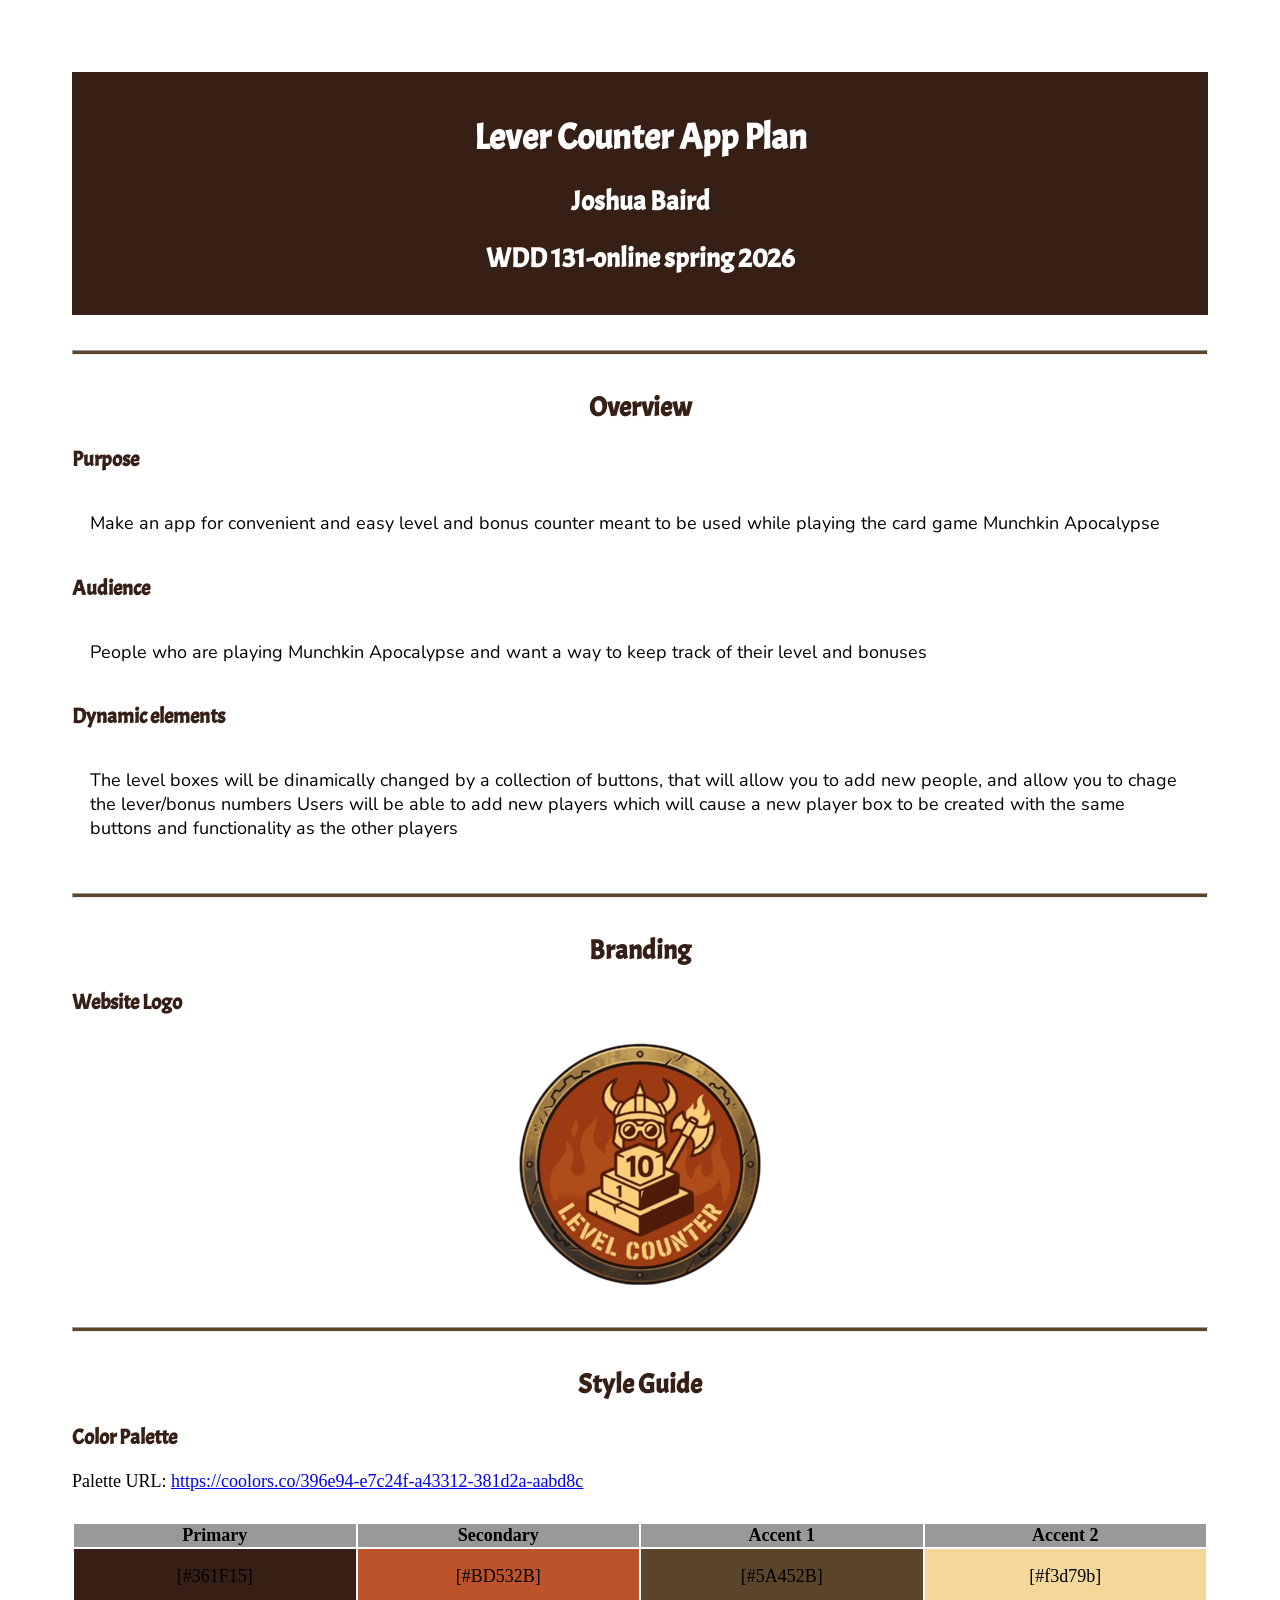
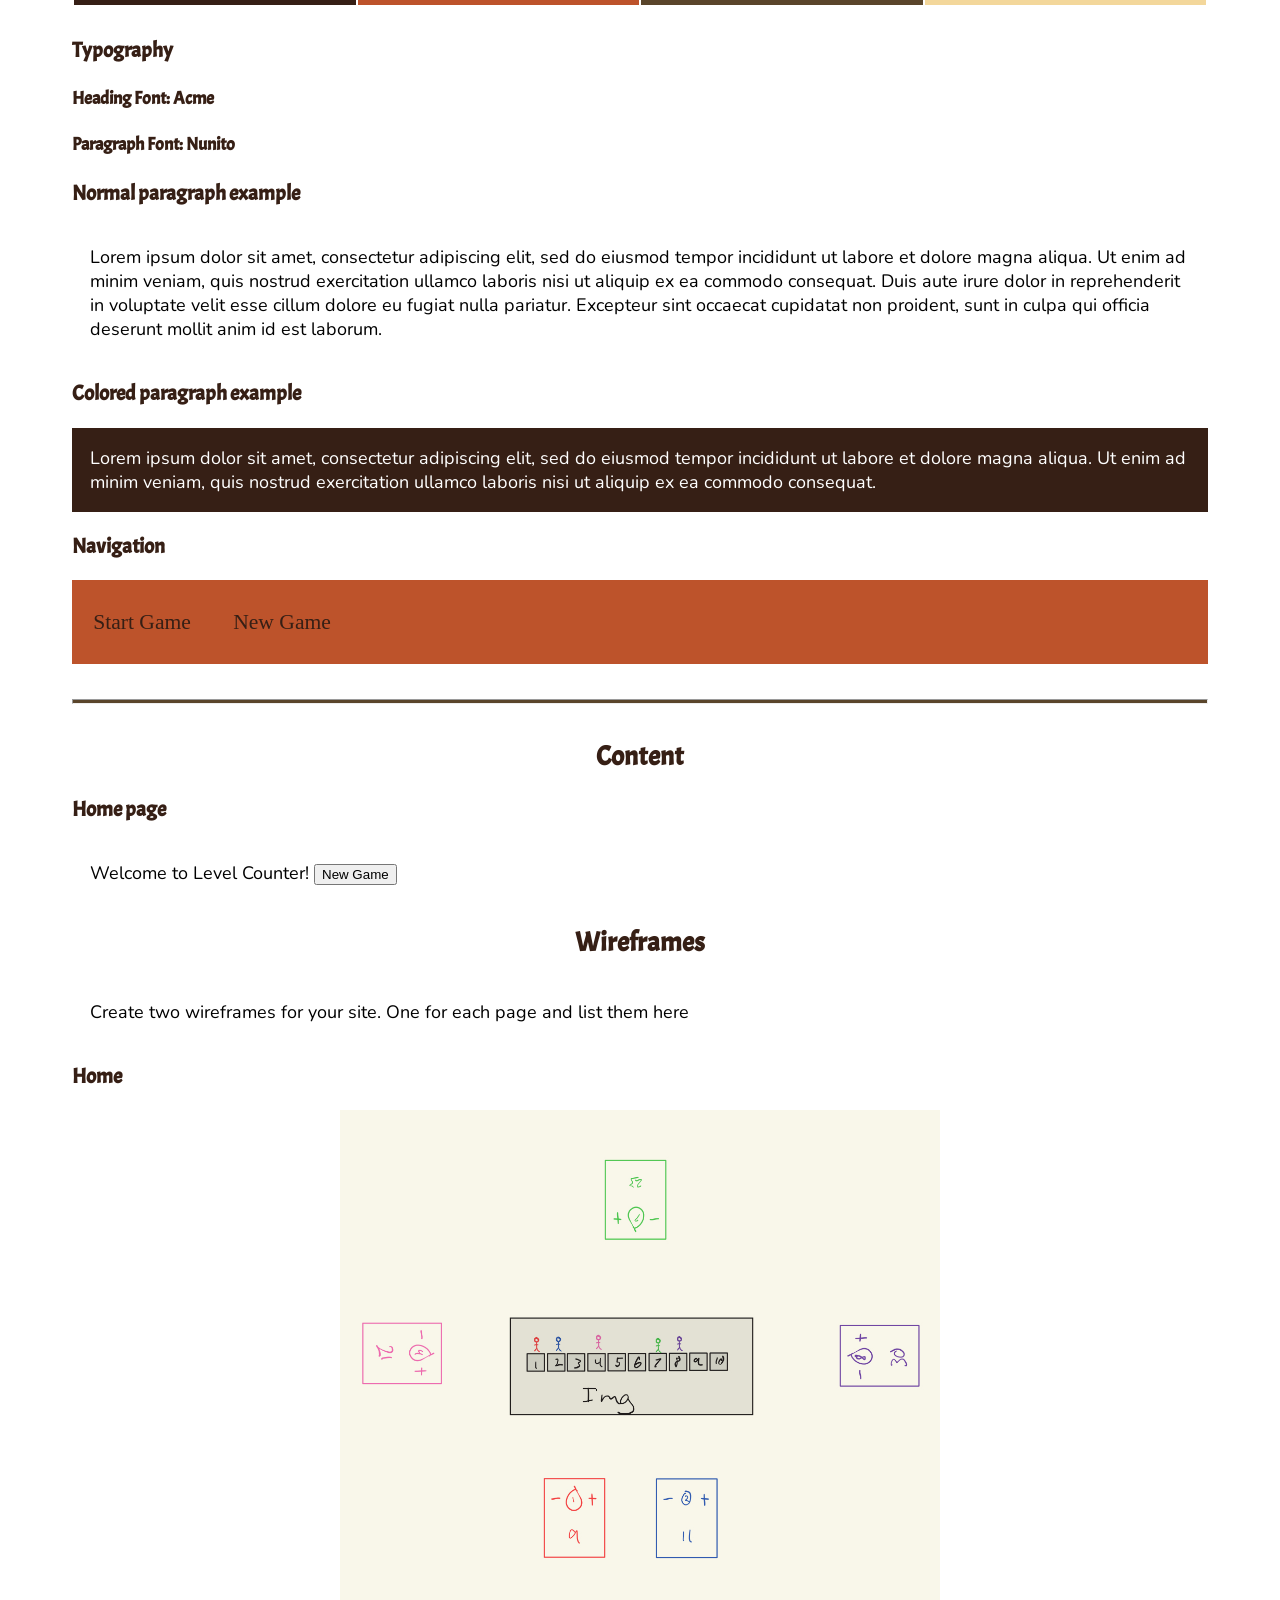
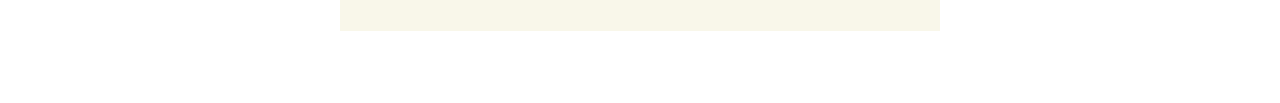
<file: app-plan.html>
<!doctype html>
<html lang="en-us">

<head>
  <meta charset="utf-8" />
  <title>Site Plan</title>
  <link rel="stylesheet" href=" ./styles/app-plan.css">
</head>

<body>
  <header>
    <h1>Lever Counter App Plan</h1>
    <h2>Joshua Baird</h2>
    <h2>WDD 131-online spring 2026</h2>
    <!-- In the header above, add the name or your site, your name and class number. For example if you are in section 3 you would put WDD 131.03 -->
  </header>
  <main>
    <!-- ------------------------Steps 2-3------------------------------ -->
    <hr />
    <h2>Overview</h2>
    <h3>Purpose</h3>
    <p>
      Make an app for convenient and easy level and bonus counter meant to be used while playing the card game Munchkin
      Apocalypse
    </p>

    <h3>Audience</h3>
    <p>
      People who are playing Munchkin Apocalypse and want a way to keep track
      of their level and bonuses
    </p>

    <h3>Dynamic elements</h3>
    <p>
      The level boxes will be dinamically changed by a collection of buttons,
      that will allow you to add new people, and allow you to chage the
      lever/bonus numbers
      Users will be able to add new players which will cause a new player box to be created with the same buttons and
      functionality as the other players
    </p>

    <hr />
    <h2>Branding</h2>
    <h3>Website Logo</h3>
    <!-- Replace this with some sort of logo for your site.  A logo can be as simple as the name of your site in a nice font :) -->
    <img src="./images/logo.ico" alt="Level Counter Logo" />
    <hr />
    <h2>Style Guide</h2>

    <!-- ------------------------Steps 4-8------------------------------ -->

    <h3>Color Palette</h3>
    <!--  The colors you choose for a website are one of the most important decisions you will make. Follow the instructions on the activity in iLearn then return and replace the color codes below with the hex color codes (the 6 digit numbers that show at the bottom of each color) for the colors you have chosen below.  You should have at least 2 colors but do not have to fill in all 4 if you do not need them.  -->

    <!-- Copy and paste the URL to your finished palette below Make sure to paste it into both spots -->
    Palette URL:
    <a href="https://coolors.co/396e94-e7c24f-a43312-381d2a-aabd8c"
      target="_blank">https://coolors.co/396e94-e7c24f-a43312-381d2a-aabd8c</a>

    <table class="colors">
      <tbody>
        <tr>
          <th>Primary</th>
          <th>Secondary</th>
          <th>Accent 1</th>
          <th>Accent 2</th>
        </tr>
        <!-- Replace the numbers in the boxes below with your hex color codes. Then switch to the site-plan.css file and change your colors there as well. -->
        <tr>
          <td class="primary">[#361F15]</td>
          <td class="secondary">[#BD532B]</td>
          <td class="accent1">[#5A452B]</td>
          <td class="accent2">[#f3d79b]</td>
        </tr>
      </tbody>
    </table>

    <!-- ------------------------Step 9------------------------------ -->

    <h3>Typography</h3>
    <!-- Choose a font for your paragraphs (body copy) and headlines. What font(s) have you chosen? Why did you choose what you did?  Make sure to review the list of web safe fonts at W3Schools.org as a starting point.  Think also about which of your colors above you might use for background and font colors. -->

    <h4>
      Heading Font: Acme
      <!-- change this -->
    </h4>
    <h4>
      Paragraph Font: Nunito
      <!-- change this -->
    </h4>
    <h3>Normal paragraph example</h3>
    <p>
      Lorem ipsum dolor sit amet, consectetur adipiscing elit, sed do eiusmod
      tempor incididunt ut labore et dolore magna aliqua. Ut enim ad minim
      veniam, quis nostrud exercitation ullamco laboris nisi ut aliquip ex ea
      commodo consequat. Duis aute irure dolor in reprehenderit in voluptate
      velit esse cillum dolore eu fugiat nulla pariatur. Excepteur sint
      occaecat cupidatat non proident, sunt in culpa qui officia deserunt
      mollit anim id est laborum.
    </p>
    <h3>Colored paragraph example</h3>
    <p class="colored">
      Lorem ipsum dolor sit amet, consectetur adipiscing elit, sed do eiusmod
      tempor incididunt ut labore et dolore magna aliqua. Ut enim ad minim
      veniam, quis nostrud exercitation ullamco laboris nisi ut aliquip ex ea
      commodo consequat.
    </p>

    <!-- ------------------------Step 10------------------------------ -->

    <h3>Navigation</h3>
    <!-- Think about how you want your navigation bar to look. In the site-plan.css file change the colors to your colors to get the look you desire. -->
    <nav>
      <a href="#">Start Game</a>
      <a href="#">New Game</a>
    </nav>
    <hr />

    <h2>Content</h2>
    <h3>Home page</h3>
    <p>
      Welcome to Level Counter!
      <button>New Game</button>
    </p>
    <h2>Wireframes</h2>
    <p>
      Create two wireframes for your site. One for each page and list them
      here
    </p>

    <h3>Home</h3>
    <img src="./images/wireframe.jpeg" alt="home page wireframe" />
  </main>
</body>

</html>
</file>
<file: styles/app-plan.css>
/* if you are using any Google fonts change the font names below to your fonts. 
Any spaces in your font name should be replaced with a +. 
Fonts are separated by a | */
@import url("https://fonts.googleapis.com/css2?family=Acme&family=Nunito:ital,wght@0,200..1000;1,200..1000&display=swap");

:root {
  /* change the values below to your colors from your palette */
  --primary-color: #361f15;
  --secondary-color: #bd532b;
  --accent1-color: #5a452b;
  --accent2-color: #f3d79b;

  /* change the values below to your chosen font(s) */
  --heading-font: "Acme", sans-serif;
  --paragraph-font: "Nunito", sans-serif;

  /* these colors below should be chosen from among your palette colors above */
  --headline-color-on-white: var(
    --primary-color
  ); /* headlines on a white background */
  --headline-color-on-color: white; /* headlines on a colored background */
  --paragraph-color-on-white: var(
    --primary-color
  ); /* paragraph text on a white background */
  --paragraph-color-on-color: white; /* paragraph text on a colored background */
  --paragraph-background-color: var(--primary-color);
  --nav-link-color: var(--primary-color);
  --nav-background-color: var(--secondary-color);
  --nav-hover-link-color: white;
  --nav-hover-background-color: var(--primary-color);
}

/*  Look around below...but DON'T CHANGE ANYTHING! */

body {
  max-width: 1200px;
  margin: 0 auto;
  padding: 4em;
  font-size: 18px;
}
img {
  display: block;
  margin: 0 auto;
  max-width: 600px;
}
h1,
h2,
h3,
h4,
h5,
h6 {
  font-family: var(--heading-font);
  color: var(--headline-color-on-white);
}
h2 {
  text-align: center;
}
hr {
  height: 3px;
  margin: 35px 0;
  background: var(--accent1-color);
}
header {
  padding: 1em;
  text-align: center;
  color: var(--paragraph-color-on-color);
  background-color: var(--paragraph-background-color);
}
header > h1,
header > h2 {
  color: var(--headline-color-on-color);
}

p {
  font-family: var(--paragraph-font);
  color: var(--paragraph-color);
  padding: 1em;
}
.colors {
  width: 100%;
  min-width: 350px;
  margin: 30px auto;
  text-align: center;
}
.colors th {
  background-color: #999;
}
.colors td {
  width: 25%;
  height: 3em;
}

.primary {
  background-color: var(--primary-color);
}
.secondary {
  background-color: var(--secondary-color);
}
.accent1 {
  background-color: var(--accent1-color);
}
.accent2 {
  background-color: var(--accent2-color);
}

p.colored {
  background-color: var(--paragraph-background-color);
  color: var(--paragraph-color-on-color);
}

nav {
  background-color: var(--nav-background-color);
  line-height: 3em;
  text-align: center;
  font-size: 1.2em;
}
nav {
  list-style-type: none;
  display: flex;
}
nav a {
  padding: 1em;
  min-width: 120px;
  text-decoration: none;
  padding: 10px;
}
nav a:link,
nav a:visited {
  color: var(--nav-link-color);
}
nav a:hover {
  color: var(--nav-hover-link-color);
  background-color: var(--nav-hover-background-color);
}

.sitemap {
  display: grid;
  justify-content: center;

  grid-template-columns: repeat(6, 15%);
  grid-template-rows: 3em 1.5em 1.5em 3em;
  grid-template-areas:
    ". . home home . ."
    ". . . top . ."
    ". left left right right ."
    "page2 page2 . . page3 page3";
}
.sitemap > div {
  text-align: center;
}
.sm-home {
  grid-area: home;
  background-color: #ccc;
  line-height: 3em;
}
.sm-page2 {
  grid-area: page2;
  background-color: #ccc;
  line-height: 3em;
}
.sm-page3 {
  grid-area: page3;
  background-color: #ccc;
  line-height: 3em;
}

.top {
  grid-area: top;
  border-left: 1px solid;
}

.left {
  grid-area: left;
  border-top: 1px solid;
  border-left: 1px solid;
}

.right {
  grid-area: right;
  border-top: 1px solid;
  border-right: 1px solid;
}
</file>
